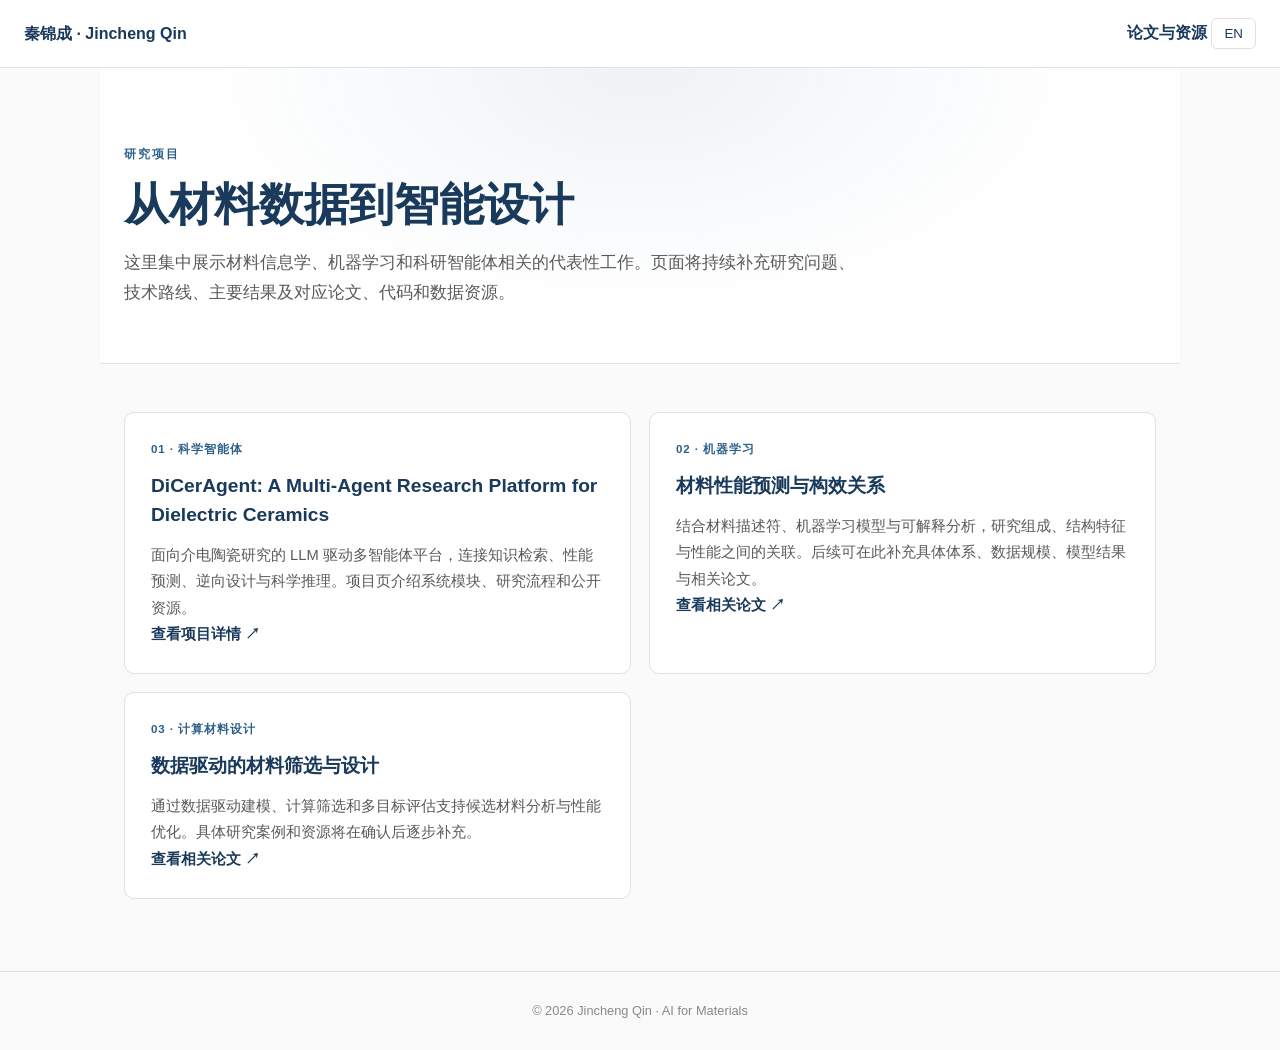
<file: projects/index.html>
<!DOCTYPE html>
<html lang="zh-CN">
<head>
  <meta charset="UTF-8">
  <meta name="viewport" content="width=device-width, initial-scale=1.0">
  <title>Research Projects | Jincheng Qin (秦锦成)</title>
  <meta name="description" content="Selected research projects by Jincheng Qin in AI for Materials, scientific AI agents, materials property prediction, and data-driven materials design.">
  <meta name="author" content="Jincheng Qin">
  <meta name="robots" content="index, follow">
  <link rel="canonical" href="https://qinjcsiccas.github.io/cv/projects/">
  <link rel="stylesheet" href="../css/style.css">
  <style>
    .project-page-nav{display:flex;justify-content:space-between;align-items:center;gap:16px;padding:18px 24px;border-bottom:1px solid var(--border);background:#fff}
    .project-page-nav a{color:var(--primary);text-decoration:none;font-weight:650}
    .project-page-nav button{border:1px solid var(--border);background:#fff;border-radius:6px;padding:7px 12px;color:var(--primary);cursor:pointer}
    .project-page-hero{padding:76px 24px 54px;background:radial-gradient(ellipse at 50% 0%,rgba(44,95,138,.08),transparent 58%),#fff;border-bottom:1px solid var(--border)}
    .project-page-hero,.project-page-main{max-width:1080px;margin:0 auto}
    .project-page-hero .kicker{font-size:.74rem;letter-spacing:.16em;font-weight:750;color:var(--primary-light);margin-bottom:12px}
    .project-page-hero h1{font-size:clamp(2rem,4vw,2.8rem);color:var(--primary);line-height:1.2;margin-bottom:16px}
    .project-page-hero p{max-width:740px;color:var(--text-light);font-size:1.04rem;line-height:1.85}
    .project-page-main{padding:48px 24px 72px}
    .project-list{display:grid;grid-template-columns:repeat(2,minmax(0,1fr));gap:18px}
    .project-detail-card{border:1px solid var(--border);border-radius:10px;background:#fff;padding:26px;scroll-margin-top:24px}
    .project-detail-card .tag{font-size:.72rem;letter-spacing:.08em;color:var(--primary-light);font-weight:750;text-transform:uppercase}
    .project-detail-card h2{font-size:1.2rem;line-height:1.5;color:var(--primary);margin:12px 0}
    .project-detail-card p,.project-detail-card li{font-size:.92rem;line-height:1.8;color:var(--text-light)}
    .project-detail-card ul{padding-left:20px;margin:12px 0}
    .project-detail-card a{color:var(--primary);font-weight:650;text-decoration:none}
    .project-detail-card a:hover{text-decoration:underline;text-underline-offset:4px}
    .project-page-footer{text-align:center;padding:28px 16px;color:var(--text-muted);font-size:.8rem;border-top:1px solid var(--border)}
    [hidden]{display:none!important}
    @media(max-width:680px){.project-page-nav{padding:14px 16px}.project-page-hero{padding:54px 20px 38px}.project-page-main{padding:36px 18px 54px}.project-list{grid-template-columns:1fr}}
  </style>
</head>
<body>
  <nav class="project-page-nav">
    <a href="../index.html">秦锦成 · Jincheng Qin</a>
    <div><a href="../index.html#publications" data-zh>论文与资源</a><a href="../index.html#publications" data-en hidden>Publications</a> <button id="lang-toggle" type="button">EN</button></div>
  </nav>
  <header class="project-page-hero">
    <p class="kicker" data-zh>研究项目</p><p class="kicker" data-en hidden>RESEARCH PROJECTS</p>
    <h1 data-zh>从材料数据到智能设计</h1><h1 data-en hidden>From Materials Data to Intelligent Design</h1>
    <p data-zh>这里集中展示材料信息学、机器学习和科研智能体相关的代表性工作。页面将持续补充研究问题、技术路线、主要结果及对应论文、代码和数据资源。</p>
    <p data-en hidden>This page brings together selected work in materials informatics, machine learning, and scientific AI agents. Research questions, methods, results, publications, code, and data resources will be added as each project is documented.</p>
  </header>
  <main class="project-page-main">
    <div class="project-list">
      <article class="project-detail-card">
        <p class="tag">01 · <span data-zh>科学智能体</span><span data-en hidden>Scientific AI Agents</span></p>
        <h2>DiCerAgent: A Multi-Agent Research Platform for Dielectric Ceramics</h2>
        <p data-zh>面向介电陶瓷研究的 LLM 驱动多智能体平台，连接知识检索、性能预测、逆向设计与科学推理。项目页介绍系统模块、研究流程和公开资源。</p>
        <p data-en hidden>An LLM-driven multi-agent platform for dielectric ceramics that connects knowledge retrieval, property prediction, inverse design, and scientific reasoning.</p>
        <p><a href="diceragent.html" data-zh>查看项目详情 ↗</a><a href="diceragent.html" data-en hidden>View project ↗</a></p>
      </article>
      <article class="project-detail-card" id="materials-prediction">
        <p class="tag">02 · <span data-zh>机器学习</span><span data-en hidden>Machine Learning</span></p>
        <h2 data-zh>材料性能预测与构效关系</h2><h2 data-en hidden>Materials Property Prediction and Structure–Property Relationships</h2>
        <p data-zh>结合材料描述符、机器学习模型与可解释分析，研究组成、结构特征与性能之间的关联。后续可在此补充具体体系、数据规模、模型结果与相关论文。</p>
        <p data-en hidden>Uses materials descriptors, machine learning, and interpretable analysis to study links between composition, structural features, and performance. Specific systems, datasets, model results, and related papers can be documented here.</p>
        <p><a href="../index.html#publications" data-zh>查看相关论文 ↗</a><a href="../index.html#publications" data-en hidden>Related publications ↗</a></p>
      </article>
      <article class="project-detail-card" id="materials-design">
        <p class="tag">03 · <span data-zh>计算材料设计</span><span data-en hidden>Computational Materials Design</span></p>
        <h2 data-zh>数据驱动的材料筛选与设计</h2><h2 data-en hidden>Data-Driven Materials Screening and Design</h2>
        <p data-zh>通过数据驱动建模、计算筛选和多目标评估支持候选材料分析与性能优化。具体研究案例和资源将在确认后逐步补充。</p>
        <p data-en hidden>Uses data-driven modeling, computational screening, and multi-objective evaluation to support candidate analysis and property optimization. Specific case studies and resources will be added as they are confirmed.</p>
        <p><a href="../index.html#publications" data-zh>查看相关论文 ↗</a><a href="../index.html#publications" data-en hidden>Related publications ↗</a></p>
      </article>
    </div>
  </main>
  <footer class="project-page-footer">© 2026 Jincheng Qin · AI for Materials</footer>
  <script>
    const toggle=document.getElementById("lang-toggle");
    let lang="zh";
    toggle.addEventListener("click",()=>{
      lang=lang==="zh"?"en":"zh";
      document.documentElement.lang=lang==="zh"?"zh-CN":"en";
      document.querySelectorAll("[data-zh]").forEach(el=>el.hidden=lang!=="zh");
      document.querySelectorAll("[data-en]").forEach(el=>el.hidden=lang!=="en");
      toggle.textContent=lang==="zh"?"EN":"中文";
    });
  </script>
</body>
</html>
</file>
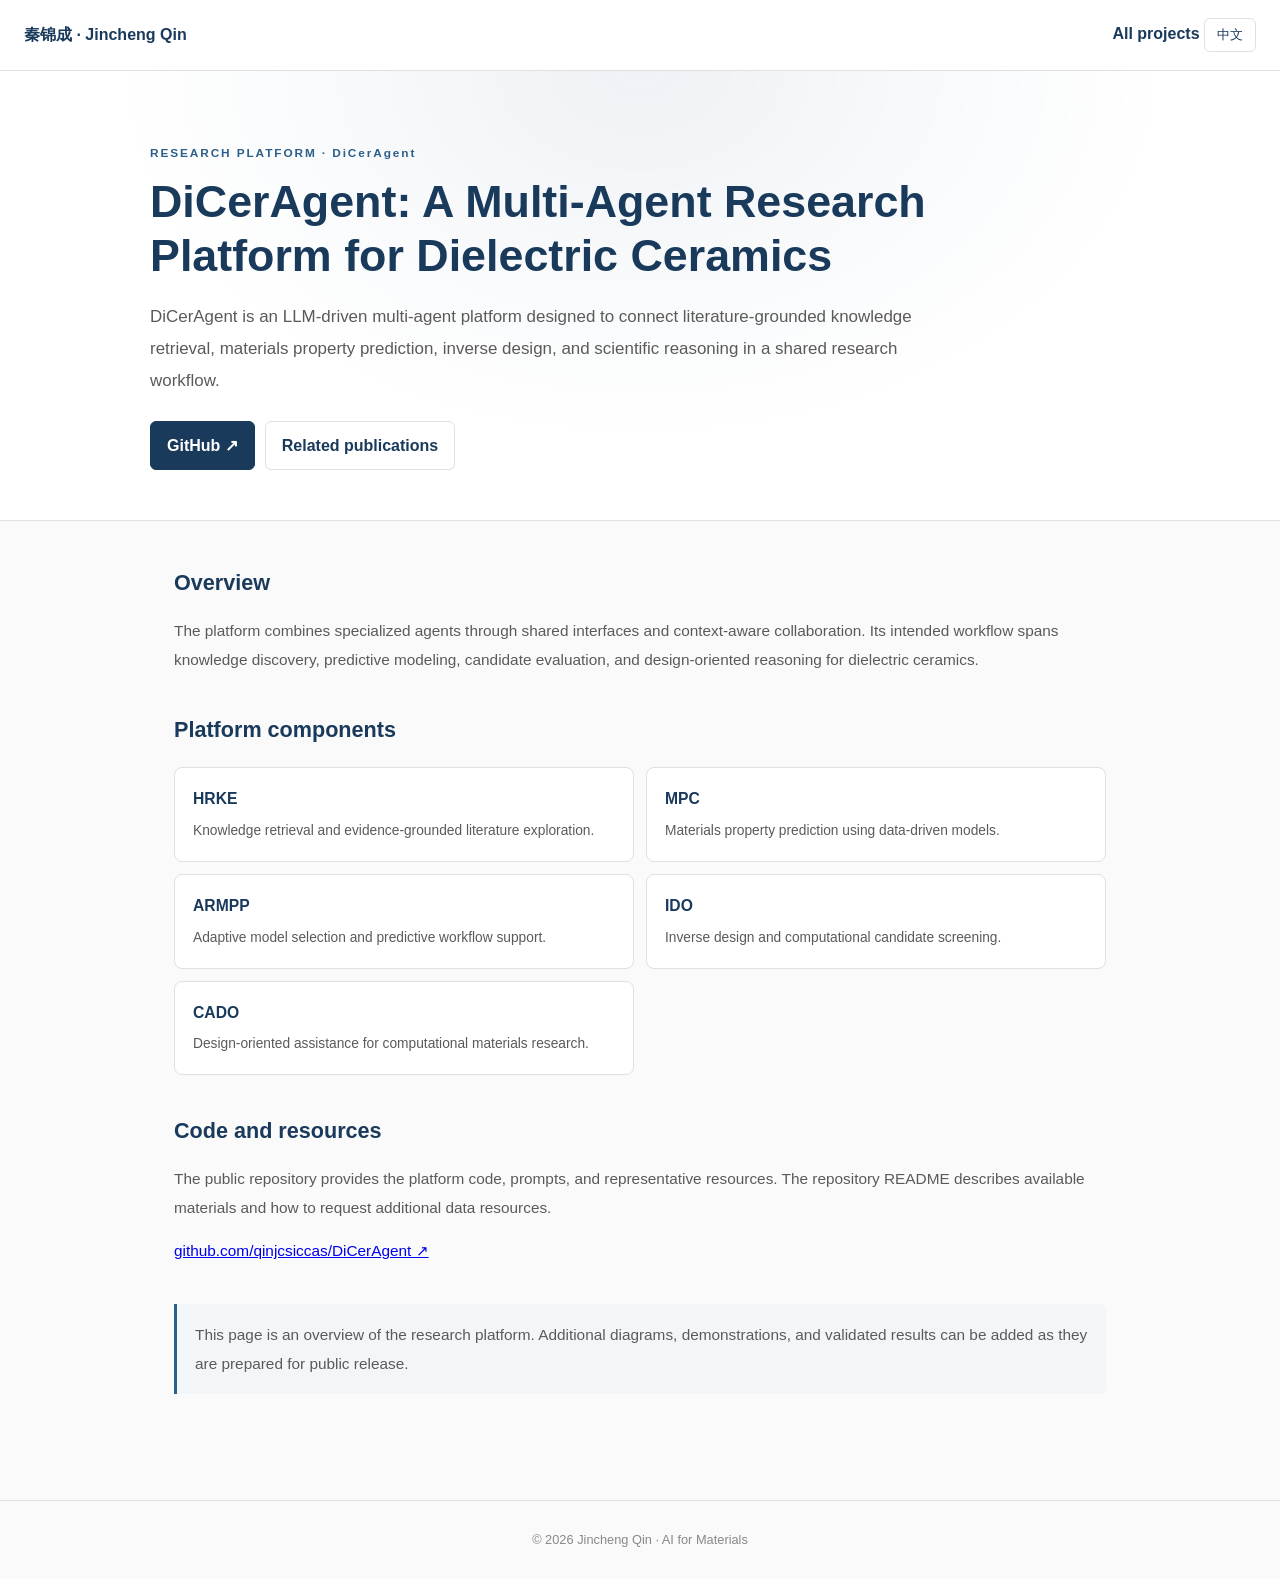
<file: projects/diceragent.html>
<!DOCTYPE html>
<html lang="en">
<head>
  <meta charset="UTF-8">
  <meta name="viewport" content="width=device-width, initial-scale=1.0">
  <title>DiCerAgent | Jincheng Qin</title>
  <meta name="description" content="DiCerAgent is an LLM-driven multi-agent research platform for dielectric ceramics, connecting knowledge retrieval, property prediction, inverse design, and scientific reasoning.">
  <meta name="author" content="Jincheng Qin">
  <meta name="robots" content="index, follow">
  <link rel="canonical" href="https://qinjcsiccas.github.io/cv/projects/diceragent.html">
  <link rel="stylesheet" href="../css/style.css">
  <style>
    .detail-nav{display:flex;justify-content:space-between;align-items:center;gap:16px;padding:18px 24px;border-bottom:1px solid var(--border);background:#fff}
    .detail-nav a{color:var(--primary);text-decoration:none;font-weight:650}
    .detail-nav button{border:1px solid var(--border);background:#fff;border-radius:6px;padding:7px 12px;color:var(--primary);cursor:pointer}
    .detail-hero{padding:72px 24px 50px;background:radial-gradient(ellipse at 50% 0%,rgba(44,95,138,.08),transparent 58%),#fff;border-bottom:1px solid var(--border)}
    .detail-hero-inner,.detail-main{max-width:980px;margin:0 auto}
    .detail-kicker{font-size:.74rem;letter-spacing:.16em;font-weight:750;color:var(--primary-light);margin-bottom:12px}
    .detail-hero h1{font-size:clamp(2rem,4vw,2.8rem);line-height:1.2;color:var(--primary);max-width:850px;margin-bottom:18px}
    .detail-hero .lead{max-width:800px;color:var(--text-light);font-size:1.06rem;line-height:1.9}
    .detail-actions{display:flex;flex-wrap:wrap;gap:10px;margin-top:24px}
    .detail-actions a{display:inline-flex;padding:10px 16px;border-radius:6px;border:1px solid var(--border);text-decoration:none;color:var(--primary);font-weight:650}
    .detail-actions a.primary{background:var(--primary);border-color:var(--primary);color:#fff}
    .detail-main{padding:44px 24px 68px}
    .detail-main section{margin-bottom:38px}
    .detail-main h2{color:var(--primary);font-size:1.35rem;margin-bottom:14px}
    .detail-main p,.detail-main li{color:var(--text-light);font-size:.96rem;line-height:1.9}
    .agent-grid{display:grid;grid-template-columns:repeat(2,minmax(0,1fr));gap:12px;margin-top:18px}
    .agent-card{border:1px solid var(--border);border-radius:8px;padding:18px;background:#fff}
    .agent-card h3{color:var(--primary);font-size:.98rem;margin-bottom:6px}
    .agent-card p{font-size:.86rem;line-height:1.75}
    .detail-note{background:#f3f6f8;border-left:3px solid var(--primary-light);padding:16px 18px;border-radius:0 6px 6px 0}
    .detail-footer{text-align:center;padding:28px 16px;color:var(--text-muted);font-size:.8rem;border-top:1px solid var(--border)}
    [hidden]{display:none!important}
    @media(max-width:680px){.detail-nav{padding:14px 16px}.detail-hero{padding:52px 20px 38px}.detail-main{padding:34px 18px 52px}.agent-grid{grid-template-columns:1fr}}
  </style>
</head>
<body>
  <nav class="detail-nav">
    <a href="../index.html">秦锦成 · Jincheng Qin</a>
    <div><a href="index.html" data-en>All projects</a><a href="index.html" data-zh hidden>全部项目</a> <button id="lang-toggle" type="button">中文</button></div>
  </nav>
  <header class="detail-hero">
    <div class="detail-hero-inner">
      <p class="detail-kicker">RESEARCH PLATFORM · DiCerAgent</p>
      <h1>DiCerAgent: A Multi-Agent Research Platform for Dielectric Ceramics</h1>
      <p class="lead" data-en>DiCerAgent is an LLM-driven multi-agent platform designed to connect literature-grounded knowledge retrieval, materials property prediction, inverse design, and scientific reasoning in a shared research workflow.</p>
      <p class="lead" data-zh hidden>DiCerAgent 是面向介电陶瓷研究的大语言模型驱动多智能体平台，旨在通过统一工作流连接基于文献的知识检索、材料性能预测、逆向设计与科学推理。</p>
      <div class="detail-actions">
        <a class="primary" href="https://github.com/qinjcsiccas/DiCerAgent" target="_blank" rel="noopener noreferrer">GitHub ↗</a>
        <a href="../index.html#publications" data-en>Related publications</a><a href="../index.html#publications" data-zh hidden>相关论文</a>
      </div>
    </div>
  </header>
  <main class="detail-main">
    <section>
      <h2 data-en>Overview</h2><h2 data-zh hidden>项目简介</h2>
      <p data-en>The platform combines specialized agents through shared interfaces and context-aware collaboration. Its intended workflow spans knowledge discovery, predictive modeling, candidate evaluation, and design-oriented reasoning for dielectric ceramics.</p>
      <p data-zh hidden>平台通过共享接口和上下文感知的协作机制连接不同功能的智能体，覆盖介电陶瓷研究中的知识发现、性能建模、候选材料评估与面向设计的推理任务。</p>
    </section>
    <section>
      <h2 data-en>Platform components</h2><h2 data-zh hidden>平台模块</h2>
      <div class="agent-grid">
        <article class="agent-card"><h3>HRKE</h3><p data-en>Knowledge retrieval and evidence-grounded literature exploration.</p><p data-zh hidden>知识检索与基于文献证据的探索。</p></article>
        <article class="agent-card"><h3>MPC</h3><p data-en>Materials property prediction using data-driven models.</p><p data-zh hidden>基于数据驱动模型的材料性能预测。</p></article>
        <article class="agent-card"><h3>ARMPP</h3><p data-en>Adaptive model selection and predictive workflow support.</p><p data-zh hidden>自适应模型选择与预测工作流支持。</p></article>
        <article class="agent-card"><h3>IDO</h3><p data-en>Inverse design and computational candidate screening.</p><p data-zh hidden>逆向设计与计算候选筛选。</p></article>
        <article class="agent-card"><h3>CADO</h3><p data-en>Design-oriented assistance for computational materials research.</p><p data-zh hidden>面向计算材料研究的设计辅助。</p></article>
      </div>
    </section>
    <section>
      <h2 data-en>Code and resources</h2><h2 data-zh hidden>代码与资源</h2>
      <p data-en>The public repository provides the platform code, prompts, and representative resources. The repository README describes available materials and how to request additional data resources.</p>
      <p data-zh hidden>公开代码仓库提供平台代码、提示词及代表性资源。可用材料和额外数据资源的获取方式以仓库 README 中的说明为准。</p>
      <p style="margin-top:14px"><a href="https://github.com/qinjcsiccas/DiCerAgent" target="_blank" rel="noopener noreferrer">github.com/qinjcsiccas/DiCerAgent ↗</a></p>
    </section>
    <section>
      <div class="detail-note">
        <p data-en>This page is an overview of the research platform. Additional diagrams, demonstrations, and validated results can be added as they are prepared for public release.</p>
        <p data-zh hidden>本页为研究平台简介。后续可在确认适合公开后，补充系统框架图、演示入口和经过核实的结果。</p>
      </div>
    </section>
  </main>
  <footer class="detail-footer">© 2026 Jincheng Qin · AI for Materials</footer>
  <script>
    const toggle=document.getElementById("lang-toggle");
    let lang="en";
    toggle.addEventListener("click",()=>{
      lang=lang==="en"?"zh":"en";
      document.documentElement.lang=lang==="zh"?"zh-CN":"en";
      document.querySelectorAll("[data-zh]").forEach(el=>el.hidden=lang!=="zh");
      document.querySelectorAll("[data-en]").forEach(el=>el.hidden=lang!=="en");
      toggle.textContent=lang==="en"?"中文":"EN";
    });
  </script>
</body>
</html>
</file>
<file: css/style.css>
/* ========================================
   Academic Personal Homepage - Style
   Clean, minimal, materials science scholar
   ======================================== */

:root {
  --primary: #1a3a5c;
  --primary-light: #2c5f8a;
  --accent: #c9a84c;
  --accent-light: #e8d5a3;
  --bg: #fafafa;
  --bg-alt: #f0f2f5;
  --text: #2d2d2d;
  --text-light: #5a5a5a;
  --text-muted: #888;
  --border: #e0e0e0;
  --white: #ffffff;
  --shadow: 0 1px 3px rgba(0,0,0,0.08);
  --shadow-md: 0 4px 12px rgba(0,0,0,0.1);
  --radius: 6px;
  --max-width: 960px;
  --nav-height: 60px;
}

* { margin: 0; padding: 0; box-sizing: border-box; }

html { scroll-behavior: smooth; scroll-padding-top: var(--nav-height); }

body {
  font-family: "Segoe UI", "Helvetica Neue", Arial, "Noto Sans SC", "PingFang SC", "Microsoft YaHei", sans-serif;
  font-size: 16px;
  line-height: 1.7;
  color: var(--text);
  background: var(--bg);
  -webkit-font-smoothing: antialiased;
}

/* ===== Navigation ===== */
.nav {
  position: fixed; top: 0; left: 0; right: 0; z-index: 1000;
  height: var(--nav-height);
  background: rgba(255,255,255,0.95);
  backdrop-filter: blur(10px);
  border-bottom: 1px solid var(--border);
  display: flex; align-items: center;
}

.nav-inner {
  max-width: var(--max-width); width: 100%;
  margin: 0 auto; padding: 0 24px;
  display: flex; justify-content: space-between; align-items: center;
}

.nav-name {
  font-size: 1.15rem; font-weight: 700; color: var(--primary);
  text-decoration: none; letter-spacing: 0.02em;
}

.nav-links { display: flex; gap: 28px; align-items: center; list-style: none; }
.nav-links a {
  font-size: 0.9rem; color: var(--text-light); text-decoration: none;
  font-weight: 500; transition: color 0.2s;
}
.nav-links a:hover { color: var(--primary); }

.lang-toggle {
  background: none; border: 1.5px solid var(--primary);
  color: var(--primary); font-size: 0.78rem; font-weight: 600;
  padding: 4px 12px; border-radius: 20px; cursor: pointer;
  transition: all 0.2s; letter-spacing: 0.04em;
}
.lang-toggle:hover { background: var(--primary); color: var(--white); }

/* ===== Hero ===== */
.hero {
  padding: calc(var(--nav-height) + 60px) 24px 50px;
  text-align: center; background: var(--white);
  border-bottom: 1px solid var(--border);
}

.hero-photo {
  width: 150px; height: 150px; border-radius: 50%;
  object-fit: cover; border: 3px solid var(--border);
  margin-bottom: 20px; box-shadow: var(--shadow-md);
}

.hero-name { font-size: 2rem; font-weight: 700; color: var(--primary); margin-bottom: 6px; letter-spacing: 0.02em; }
.hero-title { font-size: 1.05rem; color: var(--text-light); margin-bottom: 4px; }
.hero-affiliation { font-size: 0.95rem; color: var(--text-muted); margin-bottom: 8px; }
.hero-update { font-size: 0.78rem; color: var(--accent); margin-bottom: 18px; font-style: italic; }

.hero-social { display: flex; justify-content: center; gap: 16px; }
.hero-social a {
  display: inline-flex; align-items: center; justify-content: center;
  padding: 6px 18px; border-radius: 20px;
  background: var(--bg-alt); color: var(--text-light);
  text-decoration: none; font-size: 0.82rem; font-weight: 600;
  transition: all 0.2s;
}
.hero-social a:hover { background: var(--primary); color: var(--white); }

/* ===== Section Common ===== */
.section {
  max-width: var(--max-width); margin: 0 auto;
  padding: 56px 24px;
}

.section-alt { background: var(--bg-alt); border-top: 1px solid var(--border); border-bottom: 1px solid var(--border); }
.section-alt .section { padding-top: 56px; padding-bottom: 56px; }

.section-title {
  font-size: 1.35rem; font-weight: 700; color: var(--primary);
  margin-bottom: 28px; padding-bottom: 10px;
  border-bottom: 2px solid var(--accent);
  display: inline-block; letter-spacing: 0.03em;
}

/* ===== About ===== */
.about-text { color: var(--text-light); max-width: var(--max-width); text-align: justify; }
.about-text p { margin-bottom: 12px; }

.about-full {
  margin-bottom: 12px;
  text-align: justify;
}

/* ===== Research Interests ===== */
.research-grid {
  display: grid;
  grid-template-columns: repeat(auto-fill, minmax(260px, 1fr));
  gap: 16px;
}

.research-card {
  background: var(--white); border: 1px solid var(--border);
  border-radius: var(--radius); padding: 20px 22px;
  transition: all 0.2s; text-align: center;
}
.research-card:hover {
  border-color: var(--primary-light);
  box-shadow: var(--shadow-md);
  transform: translateY(-2px);
}

.research-card h3 {
  font-size: 0.95rem; font-weight: 700; color: var(--primary);
  margin-bottom: 6px;
}
.research-card p {
  font-size: 0.85rem; color: var(--text-muted); line-height: 1.5;
}

/* ===== Publications ===== */
.pub-year-filter {
  display: flex; flex-wrap: wrap; gap: 8px; margin-bottom: 24px;
}
.pub-year-btn {
  background: var(--white); border: 1.5px solid var(--border);
  color: var(--text-light); font-size: 0.82rem; font-weight: 600;
  padding: 5px 14px; border-radius: 20px; cursor: pointer;
  transition: all 0.2s;
}
.pub-year-btn:hover, .pub-year-btn.active {
  background: var(--primary); color: var(--white); border-color: var(--primary);
}

.pub-list { list-style: none; }

.pub-item {
  padding: 16px 0; border-bottom: 1px solid var(--border);
  transition: background 0.2s;
}
.pub-item:last-child { border-bottom: none; }
.pub-item.hidden { display: none; }

.pub-year-tag {
  display: inline-block; font-size: 0.72rem; font-weight: 700;
  background: var(--primary); color: var(--white);
  padding: 2px 8px; border-radius: 10px; margin-bottom: 6px;
}

.pub-authors { font-size: 0.9rem; color: var(--text); line-height: 1.6; }
.pub-authors .me { font-weight: 700; color: var(--primary); text-decoration: underline; text-underline-offset: 3px; }
.pub-authors .role { font-size: 0.75rem; color: var(--accent); font-weight: 600; margin-left: 2px; }

.pub-title { font-size: 0.92rem; font-weight: 600; color: var(--text); margin: 4px 0; }
.pub-doi-link { color: var(--text); text-decoration: none; border-bottom: 1px dotted var(--text-muted); transition: all 0.2s; }
.pub-doi-link:hover { color: var(--primary); border-bottom-color: var(--primary); }
.pub-journal { font-size: 0.92rem; font-style: italic; font-weight: 700; color: var(--text-light); }
.pub-detail { font-size: 0.8rem; color: var(--text-muted); }

/* ===== Patents ===== */
.patent-list { list-style: none; }
.patent-item {
  padding: 14px 0; border-bottom: 1px solid var(--border);
  font-size: 0.92rem; color: var(--text-light); line-height: 1.6;
}
.patent-item:last-child { border-bottom: none; }
.patent-status {
  display: inline-block; font-size: 0.72rem; font-weight: 600;
  padding: 2px 8px; border-radius: 10px; margin-left: 8px;
}
.patent-status.pending { background: #fff3cd; color: #856404; }
.patent-status.unauthorized { background: #f8d7da; color: #721c24; }
.patent-title { font-size: 0.94rem; font-weight: 500; color: var(--text); margin-bottom: 2px; }
.patent-inventor { font-size: 0.82rem; color: var(--text-muted); margin-top: 2px; }
.patent-detail { font-size: 0.82rem; color: var(--text-muted); margin-top: 1px; }

/* ===== Grants ===== */
.grant-item {
  padding: 14px 0; font-size: 0.92rem; color: var(--text-light);
  border-bottom: 1px solid var(--border);
}
.grant-item:last-child { border-bottom: none; }

/* ===== Footer ===== */
.footer {
  text-align: center; padding: 36px 24px;
  font-size: 0.82rem; color: var(--text-muted);
  border-top: 1px solid var(--border);
}

/* ===== Responsive ===== */
@media (max-width: 768px) {
  .nav-links { gap: 12px; }
  .nav-links a { font-size: 0.8rem; }
  .lang-toggle { font-size: 0.72rem; padding: 3px 10px; }
  .hero-name { font-size: 1.5rem; }
  .hero-photo { width: 120px; height: 120px; }
  .hero-title { font-size: 0.95rem; }
  .hero-affiliation { font-size: 0.85rem; }
  .section { padding: 40px 16px; }
  .research-grid { grid-template-columns: 1fr; }
  .pub-year-filter { gap: 6px; }
}

@media (max-width: 480px) {
  .nav-links { gap: 8px; }
  .nav-links a { font-size: 0.7rem; }
  .lang-toggle { font-size: 0.68rem; padding: 2px 8px; }
  .hero-name { font-size: 1.35rem; }
  .hero-title { font-size: 0.9rem; }
  .hero-affiliation { font-size: 0.78rem; }
  .hero-social a { padding: 5px 12px; font-size: 0.75rem; }
}


/* Small, consistent refinements */
.about-text { width: 100%; max-width: none; }
.about-full { width: 100%; }
.hero-cta { display: flex; justify-content: center; flex-wrap: wrap; gap: 10px; margin: 0 0 20px; }
.button-primary { display: inline-flex; align-items: center; justify-content: center; min-height: 40px; padding: 8px 18px; border-radius: 20px; background: var(--primary); color: var(--white); border: 1px solid var(--primary); font-size: 0.85rem; font-weight: 600; text-decoration: none; transition: background 0.2s; }
.button-primary:hover { background: var(--primary-light); color: var(--white); }
.pub-search-wrap { display: flex; flex-direction: column; gap: 6px; max-width: 460px; margin: 0 0 18px; color: var(--text-muted); font-size: 0.82rem; }
#pub-search { width: 100%; padding: 9px 12px; border: 1px solid var(--border); border-radius: 6px; color: var(--text); background: var(--white); font: inherit; }
@media (max-width: 768px) { .about-text { max-width: none; } }
</file>
